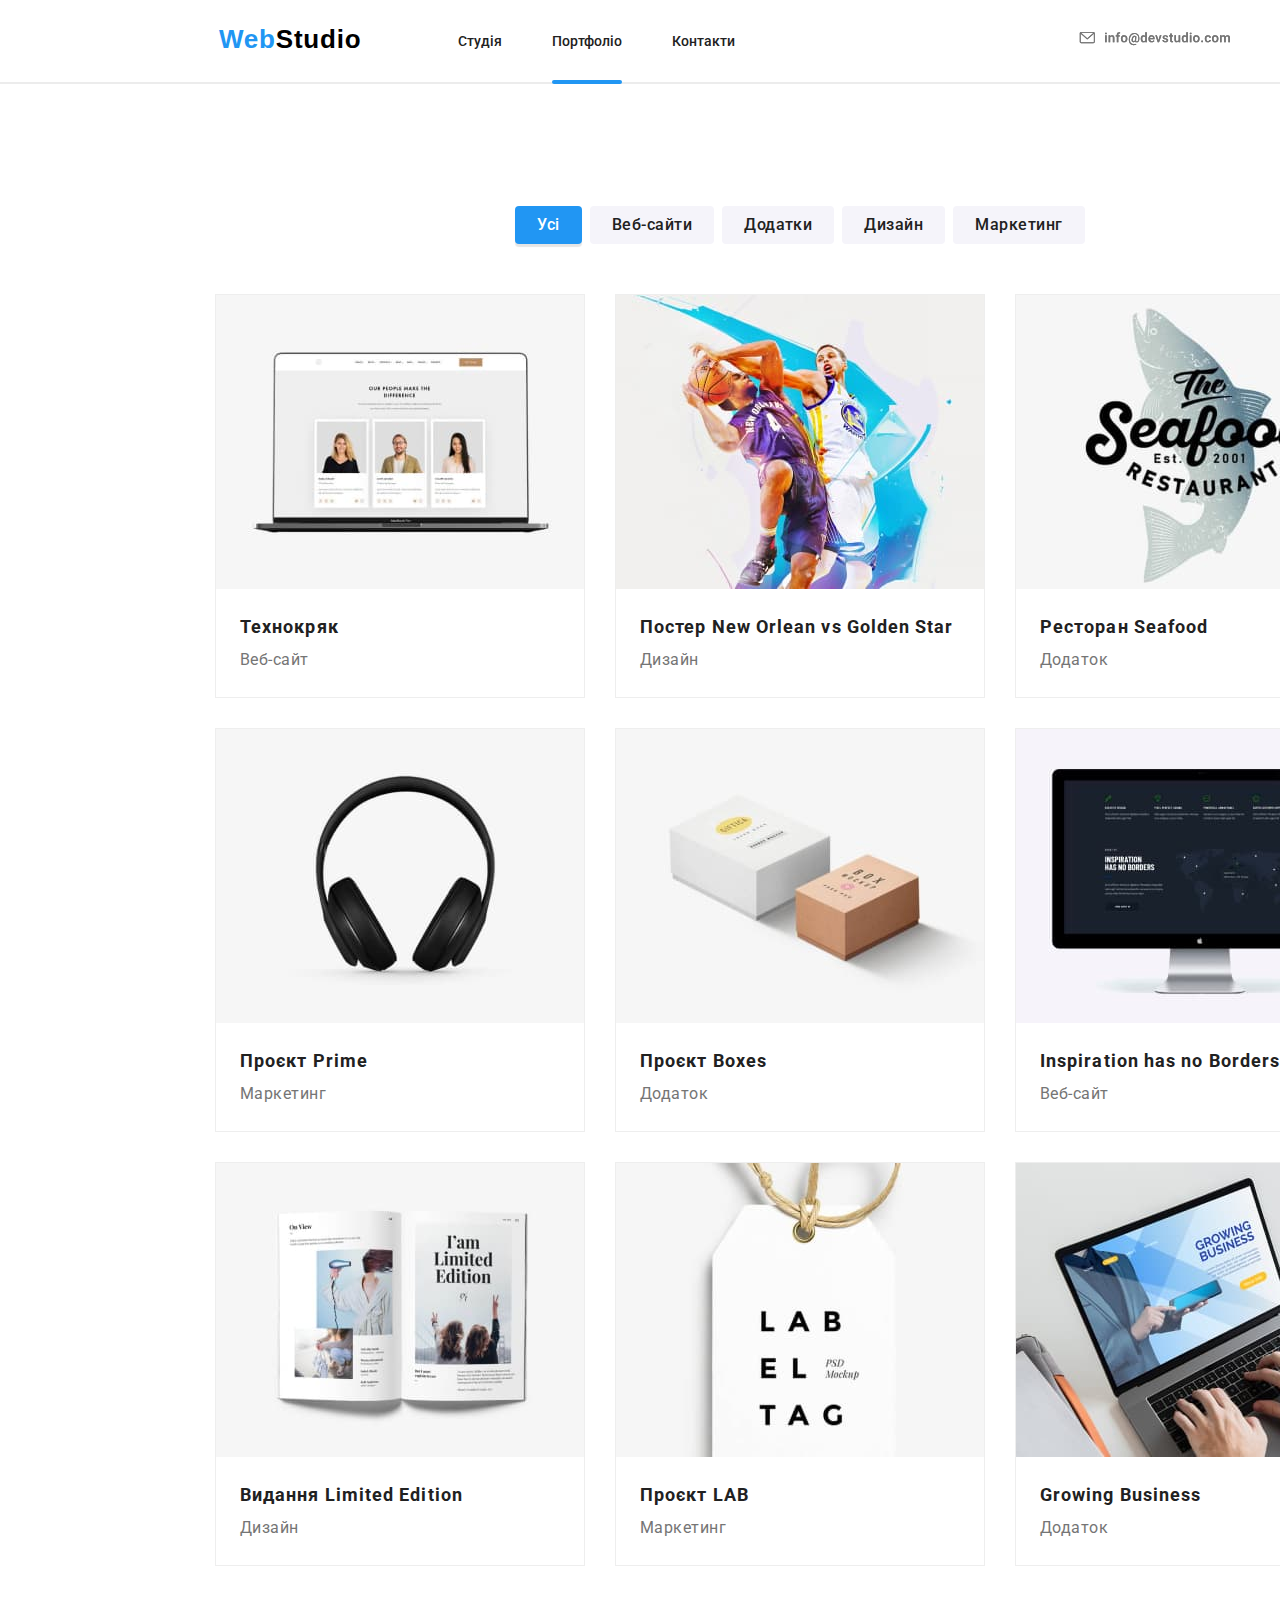
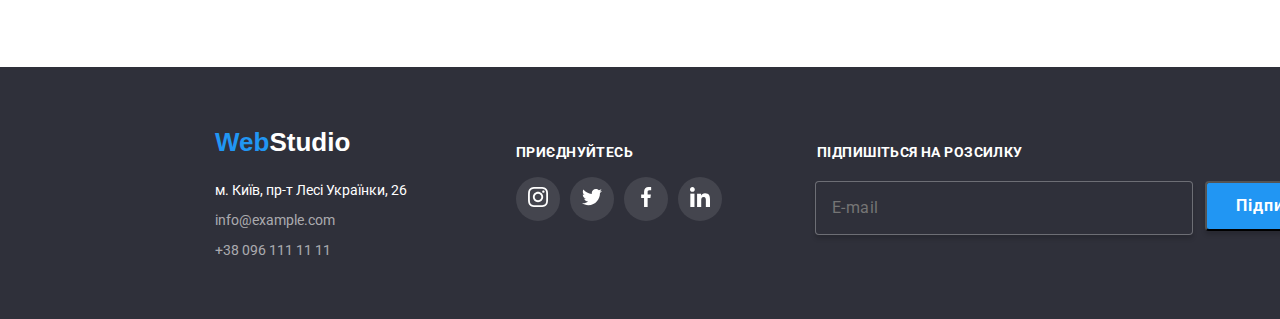
<file: portfolio.html>
<!DOCTYPE html>
<html lang="en">

<head>
    <meta charset="UTF-8">
    <meta name="viewport" content="width=device-width, initial-scale=1.0">
    <link rel="stylesheet" href="sass/portfolio.css">
    <link rel="shortcut icon" href="WebStudio.png" type="image/x-icon">
    <title>WebStudio</title>
</head>

<body>
    <div class="container-portfolio">
        <a href="./index.html" class="logo"><span class="colorlogo">Web</span>Studio</a>
        <header class="header">
            <ul class="nav">
                <li><a href="./index.html">Студія</a></li>
                <li class="nav-li"><a href="#">Портфоліо</a></li>
                <li><a href="#">Контакти</a></li>
            </ul>
            <ul class="nav-contacts">
                <li><a href="#"><svg class="nav-contacts-svg">
                            <use xlink:href="./symbol-defs.svg#icon-mail"></use>
                        </svg></a></li>
                <li><a href="#"><svg class="nav-contacts-svg">
                            <use xlink:href="./symbol-defs.svg#icon-tel"></use>
                        </svg></a></li>
            </ul>
            <div class="header-line"></div>
        </header>
        <main class="main">
            <section class="portfolio">
                <div class="portfolio-buttons">
                    <button class="portfolio-button">Усі</button>
                    <button class="portfolio-button">Веб-сайти</button>
                    <button class="portfolio-button">Додатки</button>
                    <button class="portfolio-button">Дизайн</button>
                    <button class="portfolio-button">Маркетинг</button>
                </div>
                <div class="portfolio-boxes">
                    <div class="portfolio-box">
                        <div class="overlay-portfolio">
                            <div class="overlay-potrfolio-content">
                            <p class="overlay-portfolio-p">Ресурс пропонує комплексні пропозиції з різним рівнем
                                функціоналу та сервісів. Все це дозволить відвідувачу отримати вичерпні відомості про
                                компанію чи приватну особу.</p>
                            </div>
                        </div>
                        <img src="/src/img/portfolio-box-picture1.jpg" alt="" class="portfolio-box-picture">
                        <div class="portfolio-box-name">Технокряк</div>
                        <div class="portfolio-box-section">Веб-сайт</div>
                    </div>
                    <div class="portfolio-box">
                        <div class="overlay-portfolio">
                            <div class="overlay-potrfolio-content">
                            <p class="overlay-portfolio-p">Ресурс пропонує комплексні пропозиції з різним рівнем
                                функціоналу та сервісів. Все це дозволить відвідувачу отримати вичерпні відомості про
                                компанію чи приватну особу.</p>
                            </div>
                        </div>
                        <img src="/src/img/portfolio-box-picture2.jpg" alt="" class="portfolio-box-picture">
                        <div class="portfolio-box-name">Постер New Orlean vs Golden Star</div>
                        <div class="portfolio-box-section">Дизайн</div>
                    </div>
                    <div class="portfolio-box">
                        <div class="overlay-portfolio">
                            <div class="overlay-potrfolio-content">
                            <p class="overlay-portfolio-p">Ресурс пропонує комплексні пропозиції з різним рівнем
                                функціоналу та сервісів. Все це дозволить відвідувачу отримати вичерпні відомості про
                                компанію чи приватну особу.</p>
                            </div>
                        </div>
                        <img src="/src/img/portfolio-box-picture3.jpg" alt="" class="portfolio-box-picture">
                        <div class="portfolio-box-name">Ресторан Seafood</div>
                        <div class="portfolio-box-section">Додаток</div>
                    </div>
                    <div class="portfolio-box">
                        <div class="overlay-portfolio">
                            <div class="overlay-potrfolio-content">
                            <p class="overlay-portfolio-p">Ресурс пропонує комплексні пропозиції з різним рівнем
                                функціоналу та сервісів. Все це дозволить відвідувачу отримати вичерпні відомості про
                                компанію чи приватну особу.</p>
                            </div>
                        </div>
                        <img src="/src/img/portfolio-box-picture4.jpg" alt="" class="portfolio-box-picture">
                        <div class="portfolio-box-name">Проєкт Prime</div>
                        <div class="portfolio-box-section">Маркетинг</div>
                    </div>
                    <div class="portfolio-box">
                        <div class="overlay-portfolio">
                            <div class="overlay-potrfolio-content">
                            <p class="overlay-portfolio-p">Ресурс пропонує комплексні пропозиції з різним рівнем
                                функціоналу та сервісів. Все це дозволить відвідувачу отримати вичерпні відомості про
                                компанію чи приватну особу.</p>
                            </div>
                        </div>
                        <img src="/src/img/portfolio-box-picture5.jpg" alt="" class="portfolio-box-picture">
                        <div class="portfolio-box-name">Проєкт Boxes</div>
                        <div class="portfolio-box-section">Додаток</div>
                    </div>
                    <div class="portfolio-box">
                        <div class="overlay-portfolio">
                            <div class="overlay-potrfolio-content">
                            <p class="overlay-portfolio-p">Ресурс пропонує комплексні пропозиції з різним рівнем
                                функціоналу та сервісів. Все це дозволить відвідувачу отримати вичерпні відомості про
                                компанію чи приватну особу.</p>
                            </div>
                        </div>
                        <img src="/src/img/portfolio-box-picture6.jpg" alt="" class="portfolio-box-picture">
                        <div class="portfolio-box-name">Inspiration has no Borders</div>
                        <div class="portfolio-box-section">Веб-сайт</div>
                    </div>
                    <div class="portfolio-box">
                        <div class="overlay-portfolio">
                            <div class="overlay-potrfolio-content">
                            <p class="overlay-portfolio-p">Ресурс пропонує комплексні пропозиції з різним рівнем
                                функціоналу та сервісів. Все це дозволить відвідувачу отримати вичерпні відомості про
                                компанію чи приватну особу.</p>
                            </div>
                        </div>
                        <img src="/src/img/portfolio-box-picture7.jpg" alt="" class="portfolio-box-picture">
                        <div class="portfolio-box-name">Видання Limited Edition</div>
                        <div class="portfolio-box-section">Дизайн</div>
                    </div>
                    <div class="portfolio-box">
                        <div class="overlay-portfolio">
                            <div class="overlay-potrfolio-content">
                            <p class="overlay-portfolio-p">Ресурс пропонує комплексні пропозиції з різним рівнем
                                функціоналу та сервісів. Все це дозволить відвідувачу отримати вичерпні відомості про
                                компанію чи приватну особу.</p>
                            </div>
                        </div>
                        <img src="/src/img/portfolio-box-picture8.jpg" alt="" class="portfolio-box-picture">
                        <div class="portfolio-box-name">Проєкт LAB</div>
                        <div class="portfolio-box-section">Маркетинг</div>
                    </div>
                    <div class="portfolio-box">
                        <div class="overlay-portfolio">
                            <div class="overlay-potrfolio-content">
                            <p class="overlay-portfolio-p">Ресурс пропонує комплексні пропозиції з різним рівнем
                                функціоналу та сервісів. Все це дозволить відвідувачу отримати вичерпні відомості про
                                компанію чи приватну особу.</p>
                            </div>
                        </div>
                        <img src="/src/img/portfolio-box-picture9.jpg" alt="" class="portfolio-box-picture">
                        <div class="portfolio-box-name">Growing Business</div>
                        <div class="portfolio-box-section">Додаток</div>
                    </div>
                </div>
            </section>
        </main>
        <footer class="footer">
            <article class="footer-content">
                <div class="logo2"><span class="colorlogo2">Web</span>Studio</div>
                <section class="footer-content-adress">
                    <h3 class="footer-content-place">м. Київ, пр-т Лесі Українки, 26</h3>
                    <h3 class="footer-content-email">info@example.com</h3>
                    <h3 class="footer-content-numder">+38 096 111 11 11</h3>
                </section>
                <div class="footer-join-links">
                    <h2 class="footer-links-title">ПРИЄДНУЙТЕСЬ</h2>
                    <ul class="footer-links">
                        <li class="footer-link">
                            <a href="https://www.instagram.com/" target="_blank">
                                <svg class="footer-sprite">
                                    <use xlink:href="./symbol-defs.svg#icon-instagram"></use>
                                </svg>
                            </a>
                        </li>
                        <li class="footer-link">
                            <a href="https://x.com/" target="_blank">
                                <svg class="footer-sprite">
                                    <use xlink:href="./symbol-defs.svg#icon-twitter"></use>
                                </svg>
                            </a>
                        </li>
                        <li class="footer-link">
                            <a href="https://uk-ua.facebook.com/" target="_blank">
                                <svg class="footer-sprite">
                                    <use xlink:href="./symbol-defs.svg#icon-facebook"></use>
                                </svg>
                            </a>
                        </li>
                        <li class="footer-link">
                            <a href="https://ua.linkedin.com/" target="_blank">
                                <svg class="footer-sprite">
                                    <use xlink:href="./symbol-defs.svg#icon-linkedin"></use>
                                </svg>
                            </a>
                        </li>
                    </ul>
                </div>
                <form action="" class="footer-join-form">
                    <legend class="footer-join-form-title">Підпишіться на розсилку</legend>
                    <div class="footer-join-form-wrapper">
                        <input type="email" class="footer-join-form-input"
                            pattern="[a-z0-9._%+\-]+@[a-z0-9.\-]+\.[a-z]{2,}$" placeholder="E-mail">
                        <button class="footer-join-form-button" type="submit">Підписатися <svg width="24" height="24"
                                viewBox="0 0 24 24" fill="none" xmlns="http://www.w3.org/2000/svg">
                                <path
                                    d="M24 0L0 13.5L7.66994 16.3407L19.5 5.25002L10.5017 17.3896L10.509 17.3923L10.5 17.3896V24.0001L14.8013 18.982L20.2501 21.0001L24 0Z"
                                    fill="white" />
                            </svg>
                        </button>
                    </div>
                </form>
            </article>
        </footer>
    </div>
</body>

</html>
</file>
<file: sass/portfolio.css>
@import "https://fonts.googleapis.com/css2?family=Roboto:ital,wght@0,100;0,300;0,400;0,500;0,700;0,900;1,100;1,300;1,400;1,500;1,700;1,900&display=swap";
* {
  -webkit-user-select: none;
     -moz-user-select: none;
          user-select: none;
}

body {
  margin: 0 auto;
}

.container-portfolio {
  background: #ffffff;
  width: 1600px;
  height: 1880px;
  margin: 0 auto;
}

.header {
  width: 1600px;
  height: 80px;
}

.logo {
  display: flex;
  margin-top: 24px;
  font-size: 26px;
  margin-left: 219px;
  font-family: "Raleway", sans-serif;
  font-weight: 700;
  line-height: 1.17;
  letter-spacing: 0.03em;
  text-decoration: none;
  color: #000000;
}

.colorlogo {
  color: #2196F3;
}

.nav {
  display: flex;
  gap: 50px;
  list-style-type: none;
  margin-left: 418px;
  margin-top: -22px;
  margin-bottom: 25px;
}
.nav a {
  text-decoration: none;
  font-family: sans-serif;
  font-size: 14px;
  color: #212121;
  font-family: "Roboto", sans-serif;
  font-weight: 500;
  line-height: 1.17;
}
.nav a:hover {
  color: #2196F3;
  color: #2196F3;
}

.nav-li::after {
  position: absolute;
  display: block;
  width: 70px;
  height: 4px;
  content: "";
  background: #2196F3;
  border-radius: 2px;
  margin-top: 30px;
  transform-origin: bottom right;
  transition: transform 0.75s ease-out;
}

.nav-contacts {
  display: flex;
  list-style-type: none;
  margin-top: -45px;
  margin-bottom: 32px;
  margin-left: 1035px;
  gap: 53px;
  font-family: sans-serif;
}
.nav-contacts a {
  text-decoration: none;
}
.nav-contacts a:hover {
  color: #2196F3;
}

.nav-contacts-svg {
  width: 161px;
  height: 16px;
  fill: #757575;
}
.nav-contacts-svg:hover {
  fill: #2196F3;
}

.header-line {
  width: 100%;
  border: 1px 0px 0px 0px;
  border: 1px solid #ECECEC;
}

.portfolio {
  height: 1360px;
  display: flex;
  flex-direction: column;
  align-items: center;
}

.portfolio-boxes {
  display: flex;
  justify-content: center;
  margin-top: 50px;
  flex-wrap: wrap;
  width: 1200px;
  gap: 30px;
}

.portfolio-box {
  display: flex;
  flex-direction: column;
  width: 370px;
  height: 404px;
  border: 1px;
  border: 1px solid #EEEEEE;
  box-sizing: border-box;
  position: relative;
  overflow: hidden;
}
.portfolio-box:hover {
  box-shadow: 0px 7px 8px 1px rgba(0, 0, 0, 0.25);
}
.portfolio-box:hover .overlay-portfolio {
  transform: translatey(0);
}

.overlay-portfolio {
  display: flex;
  justify-content: center;
  position: absolute;
  top: 0;
  left: 0;
  width: 100%;
  height: 100%;
  box-sizing: border-box;
  transform: translatey(100%);
  transition: transform 250ms ease-in-out;
}

.overlay-portfolio-p {
  font-family: "Roboto", sans-serif;
  font-size: 18px;
  font-weight: 400;
  line-height: 28px;
  letter-spacing: 0.03em;
  text-align: left;
  color: #FFFFFF;
  -webkit-text-decoration-skip-ink: none;
          text-decoration-skip-ink: none;
  width: 322px;
  height: 168px;
  padding-top: 40px;
}

.overlay-potrfolio-content {
  width: 370px;
  height: 300px;
  margin-top: 0px;
  background: rgba(33, 150, 243, 0.8980392157);
  display: flex;
  justify-content: center;
}

.portfolio-box-picture {
  width: 370px;
  height: 294px;
}

.portfolio-box-name {
  font-family: "Roboto", sans-serif;
  font-size: 18px;
  font-weight: 700;
  line-height: 36px;
  letter-spacing: 0.06em;
  color: #212121;
  padding-left: 24px;
  margin-top: 20px;
}

.portfolio-box-section {
  font-family: "Roboto", sans-serif;
  font-size: 16px;
  font-weight: 400;
  line-height: 30px;
  letter-spacing: 0.03em;
  text-align: left;
  color: #757575;
  padding-left: 24px;
}

.portfolio-button {
  background: #F5F4FA;
  font-family: "Roboto", sans-serif;
  font-size: 16px;
  font-weight: 500;
  line-height: 26px;
  letter-spacing: 0.03em;
  text-align: center;
  border-radius: 4px;
  border: none;
  padding: 6px 22px;
  cursor: pointer;
  color: #212121;
}
.portfolio-button:first-child {
  background: #2196F3;
  color: #FFFFFF;
  box-shadow: 0px 2px 2px 0px rgba(0, 0, 0, 0.1215686275);
  box-shadow: 0px 1px 2px 0px rgba(0, 0, 0, 0.0784313725);
  box-shadow: 0px 3px 1px 0px rgba(0, 0, 0, 0.1019607843);
}

.portfolio-buttons {
  gap: 8px;
  margin-top: 94px;
  display: flex;
  justify-content: center;
}

.footer-content {
  margin-top: 195px;
  width: 100%;
  height: 252px;
  background: #2F303A;
}

.logo2 {
  font-size: 26px;
  margin-left: 155px;
  padding: 60px;
  color: rgb(255, 255, 255);
  font-family: "Raleway", sans-serif;
  font-weight: 700;
  line-height: 1.17;
}

.colorlogo2 {
  color: #2196F3;
}

.footer-content-adress {
  margin-left: 215px;
  margin-top: -50px;
  width: 231px;
  height: 81px;
}

.footer-content-place {
  color: #FFFFFF;
  font-family: "Roboto", sans-serif;
  font-weight: 400;
  font-size: 14px;
}

.footer-content-email {
  font-size: 14px;
  color: rgba(255, 255, 255, 0.6);
  font-family: "Roboto", sans-serif;
  font-weight: 400;
}

.footer-content-numder {
  font-size: 14px;
  color: rgba(255, 255, 255, 0.6);
  font-family: "Roboto", sans-serif;
  font-weight: 400;
}

.footer-links {
  list-style-type: none;
  display: flex;
  width: 206px;
  gap: 10px;
  height: 44px;
  margin-left: -40px;
}

.footer-link {
  width: 44px;
  height: 44px;
  background: rgba(255, 255, 255, 0.1019607843);
  border-radius: 50%;
  display: flex;
  justify-content: center;
  align-items: center;
  cursor: pointer;
}
.footer-link:hover {
  background: #2196F3;
  transition: background cubic-bezier(0.4, 0, 0.2, 1);
}

.footer-sprite {
  width: 20px;
  height: 20px;
  fill: #FFFFFF;
}
.footer-sprite:hover {
  fill: #FFFFFF;
  transition: fill cubic-bezier(0.4, 0, 0.2, 1);
}

.footer-links-title {
  font-family: "Roboto", sans-serif;
  font-size: 14px;
  font-weight: 700;
  line-height: 16.41px;
  letter-spacing: 0.03em;
  color: #FFFFFF;
}

.footer-join-links {
  width: 206px;
  height: 80px;
  margin-left: 516px;
  margin-top: -130px;
}

.footer-join-form {
  margin-left: 815px;
  gap: 20px;
  display: flex;
  flex-direction: column;
  margin-top: -80px;
}

.footer-join-form-wrapper {
  display: flex;
}

.footer-join-form-title {
  font-family: "Roboto", sans-serif;
  font-size: 14px;
  font-weight: 700;
  line-height: 16.41px;
  letter-spacing: 0.03em;
  text-align: left;
  color: #FFFFFF;
  -webkit-text-decoration-skip-ink: none;
          text-decoration-skip-ink: none;
  text-transform: uppercase;
}

.footer-join-form-input {
  width: 358px;
  height: 50px;
  border: 1px solid rgba(255, 255, 255, 0.3019607843);
  box-shadow: 0px 4px 4px 0px rgba(0, 0, 0, 0.1490196078);
  border-radius: 4px;
  font-family: "Roboto", sans-serif;
  font-size: 16px;
  font-weight: 400;
  line-height: 20px;
  letter-spacing: 0.03em;
  text-align: left;
  color: rgba(255, 255, 255, 0.6);
  -webkit-text-decoration-skip-ink: none;
          text-decoration-skip-ink: none;
  background: #2F303A;
  padding-left: 16px;
}

.footer-join-form-button {
  width: 200px;
  height: 50px;
  background: #2196F3;
  border-radius: 4px;
  box-shadow: 0px 4px 4px 0px rgba(0, 0, 0, 0.1490196078);
  font-family: "Roboto", sans-serif;
  font-size: 16px;
  font-weight: 700;
  line-height: 30px;
  letter-spacing: 0.06em;
  text-align: center;
  color: #FFFFFF;
  -webkit-text-decoration-skip-ink: none;
          text-decoration-skip-ink: none;
  display: flex;
  justify-content: center;
  align-items: center;
  gap: 10px;
  margin-left: 12px;
}/*# sourceMappingURL=portfolio.css.map */
</file>
